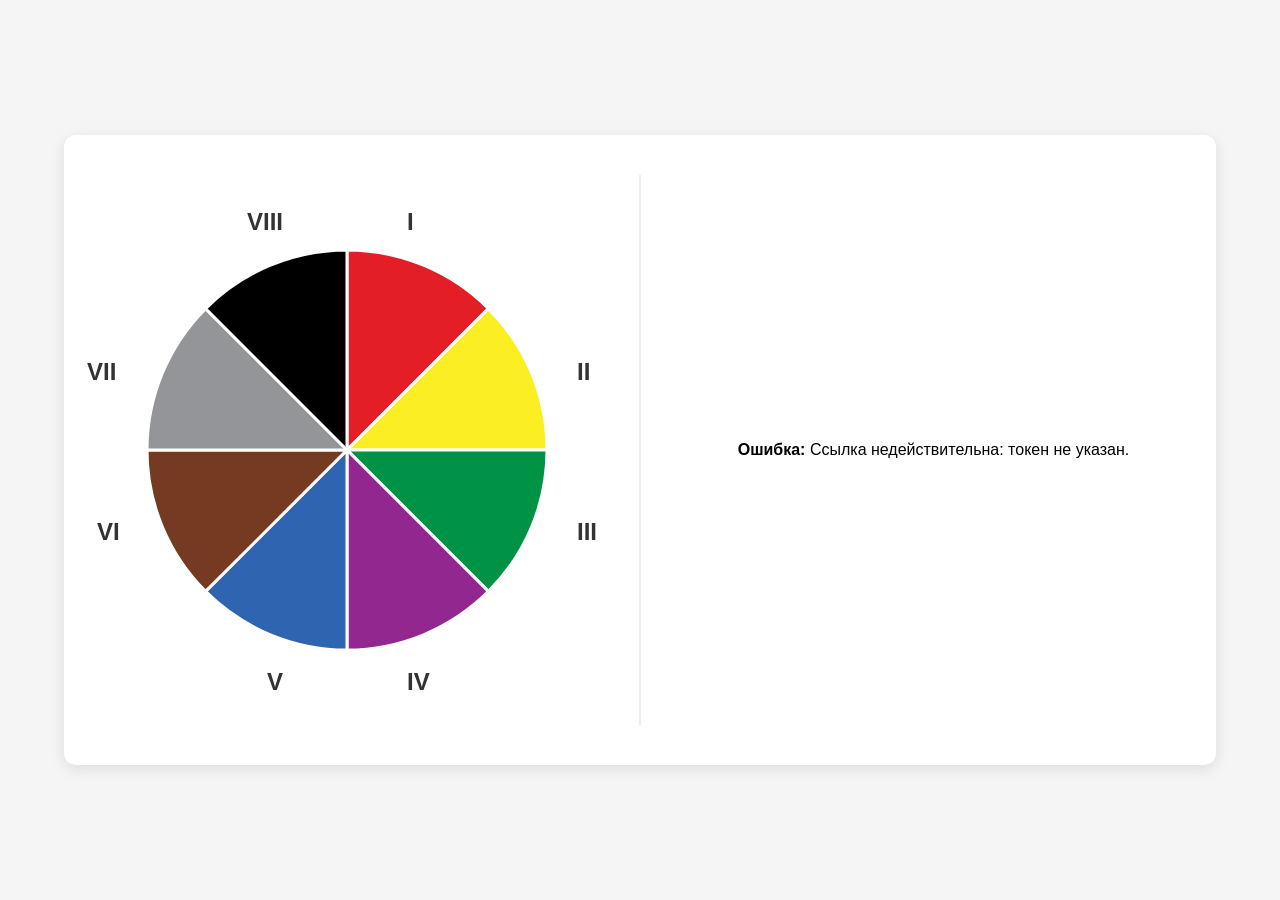
<file: src/main/resources/static/Questionnaire/CPSK/html/index.html>
<!DOCTYPE html>
<html lang="ru">
<head>
    <meta charset="UTF-8">
    <meta name="viewport" content="width=device-width, initial-scale=1.0">
    <title>Интерактивное колесо</title>
    <link rel="stylesheet" href="../css/style.css">
    <script src="../js/startTest.js" type="module"></script>
</head>
<body>

<div class="main-container">
    <div class="circle-wrapper">
        <svg viewBox="0 0 200 200">
            
            <path class="sector" id="sector-1" fill="#e41e26" d="M 100 100 L 100 0 A 100 100 0 0 1 170.71 29.29 Z"
                  data-info="1"/>
            <path class="sector" id="sector-2" fill="#fbee23" d="M 100 100 L 170.71 29.29 A 100 100 0 0 1 200 100 Z"
                  data-info="2"/>
            <path class="sector" id="sector-3" fill="#009245" d="M 100 100 L 200 100 A 100 100 0 0 1 170.71 170.71 Z"
                  data-info="3"/>
            <path class="sector" id="sector-4" fill="#92278f" d="M 100 100 L 170.71 170.71 A 100 100 0 0 1 100 200 Z"
                  data-info="4"/>
            <path class="sector" id="sector-5" fill="#2e64b0" d="M 100 100 L 100 200 A 100 100 0 0 1 29.29 170.71 Z"
                  data-info="5"/>
            <path class="sector" id="sector-6" fill="#753b22" d="M 100 100 L 29.29 170.71 A 100 100 0 0 1 0 100 Z"
                  data-info="6"/>
            <path class="sector" id="sector-7" fill="#939598" d="M 100 100 L 0 100 A 100 100 0 0 1 29.29 29.29 Z"
                  data-info="7"/>
            <path class="sector" id="sector-8" fill="#000000" d="M 100 100 L 29.29 29.29 A 100 100 0 0 1 100 0 Z"
                  data-info="8"/>

            <text x="130" y="-10">I</text>
            <text x="215" y="65">II</text>
            <text x="215" y="145">III</text>
            <text x="130" y="220">IV</text>
            <text x="60" y="220">V</text>
            <text x="-25" y="145">VI</text>
            <text x="-30" y="65">VII</text>
            <text x="50" y="-10">VIII</text>
        </svg>
    </div>

    <div class="image-wrapper" id="image-container">

        <div class="image-placeholder">Нажмите на любой сектор круга, чтобы отобразить изображение</div>
    </div>
</div>

</body>
</html>
</file>
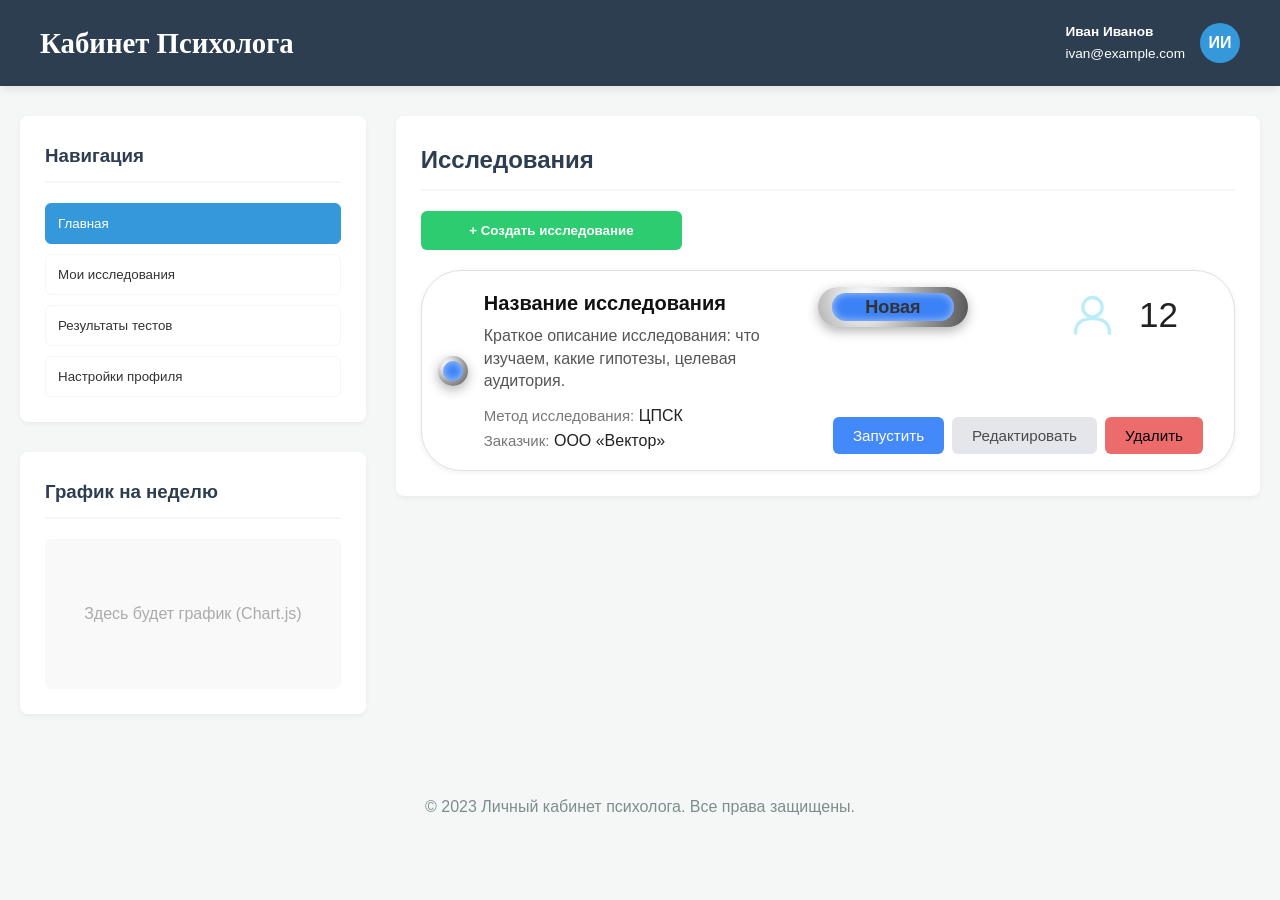
<file: src/main/resources/static/PsychologistRoom/html/PsychologistRoom.html>
<!DOCTYPE html>
<html lang="ru">
<head>
    <meta charset="UTF-8">
    <meta name="viewport" content="width=device-width, initial-scale=1.0">
    <title>Личный кабинет психолога</title>

    <link rel="stylesheet" href="../css/homeStyle.css">
    <link rel="stylesheet" href="../css/researchStyle.css">
    <link rel="stylesheet" href="../css/stepsCreatingResearchStyle.css">
    <link rel="stylesheet" href="../css/reportsResearchStyle.css">
    <script type="module" src="../js/mainResearchAction.js"></script>
</head>


<body>

<header>
    <div class="logo">Кабинет Психолога</div>
    <div class="user-profile">
        <div class="user-info">
            <span class="name" id="name-user-account">Иван Иванов</span>
            <span id="email-user-account">ivan@example.com</span>
        </div>
        <div class="avatar">ИИ</div>
    </div>
</header>


<div class="container">
    <div class="dashboard-grid">

        <aside>
            <div class="card sidebar-section">
                <div class="card-title">
                    <h3>Навигация</h3>
                </div>
                <div class="sidebar-nav">
                    <button class="nav-btn active" data-view="home">Главная</button>
                    <button class="nav-btn" data-view="researchs">Мои исследования</button>
                    <button class="nav-btn" data-view="reports">Результаты тестов</button>
                    <button class="nav-btn" data-view="settings">Настройки профиля</button>
                </div>

            </div>


            <div class="card">
                <div class="card-title">
                    <h3>График на неделю</h3>
                </div>
                <div class="chart-placeholder">
                    Здесь будет график (Chart.js)
                </div>
            </div>
        </aside>

        <main>
            <div class="card">

                <div class="card-title">
                    <h2>Исследования</h2>
                </div>

                <div class="quick-actions">
                    <button id="createResearch" class="action-btn btn-create">+ Создать исследование</button>

                </div>
                <div class="researchs">
                    <div class="container-research-card">

                        <div class="research-card" data-status="new">

                                <span class="status-indicator-border">
                                    <span class="status-indicator status-new"></span>
                                </span>

                            <div class="body-card-research">

                                <div class="card-info">
                                    <h3 class="research-title">Название исследования</h3>
                                    <p class="research-desc">Краткое описание исследования: что изучаем, какие гипотезы,
                                        целевая аудитория.</p>
                                    <div class="meta-row-info">
                                        <span class="label-info">Метод исследования:</span>
                                        <span class="value-info">ЦПСК</span>
                                    </div>
                                    <div class="mmeta-row-info">
                                        <span class="label-info">Заказчик:</span>
                                        <span class="value-info">ООО «Вектор»</span>
                                    </div>
                                </div>


                                <div class="card-footer">
                                    <div class="status-research-card">
                                        <div class="container-status">
                                            <div class="container-status-label-border">
                                                <div class="status-label status-new">

                                                    <p class="status-research">Новая</p>
                                                </div>
                                            </div>

                                        </div>

                                        <div class="meta-row">

                                            <img src="../icon/iconResp.svg" alt="iconResp" class="label">
                                            <span class="value">12</span>
                                        </div>

                                    </div>

                                    <div class="actions-container" data-status="new">

                                        <button class="btn btn-primary">Запустить</button>
                                        <button class="btn btn-secondary">Редактировать</button>
                                        <button class="btn btn-danger">Удалить</button>
                                    </div>
                                </div>
                            </div>

                        </div>


                    </div>

                </div>


            </div>
        </main>

    </div>
</div>

<footer>
    &copy; 2023 Личный кабинет психолога. Все права защищены.
</footer>



<div id="createResearchModal" class="modal-overlay">

    <div class="modal-window">

        <div class="modal-header">
            <h3 id="stepTitle">Информация об исследовании</h3>
            <button type="button" class="close-modal">&times;</button>
        </div>

        <form id="wizardForm">
           

            <div class="step-modal">
                <label>Название исследования
                    <p class="input-error" id="inputErrorTitleResearch"></p>
                    <input type="text" name="title" required class="form-input" id="inputTitleResearch">
                </label>
                <label>Тип исследования
                    <p class="input-error" id="inputErrorTypeResearch"></p>
                    <select name="type" required class="form-input" id="inputTypeResearch">
                        <option value="" selected disabled hidden></option>
                        <option value="CPSK">ЦПСК</option>
                    </select>
                </label>
    
                <label>Заказчик
                    <p class="input-error" id="inputErrorCustomerResearch"></p>
                    <input type="text" name="customer" required class="form-input" id="inputCustomerResearch">
                </label>
            
                <label>Описание
                    <p class="input-error" id="inputErrorDescriptionResearch"></p>
                    <textarea name="description" rows="3" class="form-input" id="inputDescriptionResearch"></textarea>
                </label>
            </div>
          
            <div class="step-modal">
                <label>Название опроса
                    <p class="input-error" id="inputErrorTitleSurvey"></p>
                    <input type="text" name="title" required class="form-input" id="inputTitleSurvey">
                </label>
                <label>Описание опроса
                    <p class="input-error" id="inputErrorDescriptionSurvey"></p>
                    <textarea name="description" rows="3" class="form-input", id="inputDescriptionSurvey" placeholder="Расскажите респондентам о целях проведения опроса"></textarea>
                </label>
                <label>Правила опроса
                    <p class="input-error" id="inputErrorRulesSurvey"></p>
                    <textarea name="survey" required class="form-input", id="inputRulesSurvey" placeholder="Расскажите респондентам о нюансах и правилах прохождения опроса"></textarea>
                </label>
            </div>
            <div class="step-modal">
                <label>Характеристики
                    <p class="input-error" id="inputErrorCharacteristics"></p>
                    <textarea name="characteristics" required class="form-input", id="inputCharacteristics" placeholder="Введите характеристики через запятую. Например: 
«хороший,плохой»
«злой,  добрый , слабый»
«сильный   великий». 
Характеристики будут отображаться в том порядке, в котором их добавили."></textarea>
                </label>
            </div>
             <div class="step-modal" id="step-images">
                
                <label>Объекты
                    <p class="input-error" id="inputErrorItem"></p>
                </label>
                    <div class="form-input drop-zone" id="dropZone">
                            <input type="file" id="fileInput" multiple accept="image/*" style="display: none;">
                            <div class="drop-zone-img" >
                                
                                <img class="icon-file" src="../icon/iconPacket.svg" alt="Иконка файла">
                                <p class="drop-zone-hint">Перетащите файлы сюда или кликните для выбора</p>
                            </div>

                            <div class="preview-container" id="previewContainer"></div>
                    </div>
            </div>

            <div class="step-modal" id="step-images-self">
                
                <label>Объекты
                    <p class="input-error" id="inputErrorItemSelf"></p>
                </label>
                    <div class="form-input drop-zone" id="dropZoneSelf">
                            <input type="file" id="fileInputSelf" multiple accept="image/*" style="display: none;">
                            <div class="drop-zone-img" >
                                
                                <img class="icon-file" src="../icon/iconPacket.svg" alt="Иконка файла">
                                <p class="drop-zone-hint">Перетащите файлы сюда или кликните для выбора</p>
                            </div>

                            <div class="preview-container" id="previewContainerSelf"></div>
                    </div>
                
            </div>



        </form>

        <div class="modal-footer">
            <button id="backBtn" type="button" class="btn btn-secondary">Назад</button>
            <button id="nextBtn" type="button" class="btn btn-primary">Далее</button>
        </div>
    </div>
</div>


</body>
</html>
</file>
<file: src/main/resources/static/Questionnaire/CPSK/css/style.css>
*{
    box-sizing: border-box;
    margin: 0;
    padding: 0;
}

body {
    font-family: Arial, sans-serif;
    display: flex;
    justify-content: center;
    align-items: center;
    min-height: 100vh;
    background-color: #f5f5f5;
}

.sector-color-chip {
    display: inline-block;
    width: 18px;
    height: 18px;
    border-radius: 4px;
    border: 2px solid #fff;
    box-shadow: 0 0 0 1px #ccc;
    vertical-align: middle;
    margin-right: 8px;
}



/* Поле ввода ассоциации — в той же стилистике, что анкета */
.association-input {
    width: 100%;
    max-width: 500px;
    padding: 12px 16px;
    border: 2px solid #e0e0e0;
    border-radius: 10px;
    background-color: #f9f9f9;
    font-size: 1.1rem;
    outline: none;
    transition: border-color 0.2s ease, background-color 0.2s ease;
}

.association-input:focus {
    border-color: #007bff;
    background-color: #ffffff;
}

/* Двухколоночный макет */
.main-container {
    display: flex;
    align-items: center;
    justify-content: center;
    gap: 50px;
    width: 90%;
    max-width: 1500px;
    min-height: 70vh;
    background: white;
    padding: 40px;
    border-radius: 12px;
    box-shadow: 0 4px 15px rgba(0,0,0,0.1);
}

/* Левая часть: Круг */
.circle-wrapper {
    flex: 1;
    display: flex;
    justify-content: center;
    align-items: center;
    position: relative;
}

svg {
    width: 100%;
    max-width: 400px;
    height: auto;
    overflow: visible;
}

/* Стили секторов */
.sector {
    cursor: pointer;
    transition: transform 0.2s ease, opacity 0.2s ease;
    transform-origin: 100px 100px;
    stroke: #fff;
    stroke-width: 1.5px;
}

.sector:hover {
    opacity: 0.85;
    transform: scale(1.03);
}

/* Стили текста римских цифр */
text {
    font-weight: bold;
    font-size: 12px;
    fill: #333;
    user-select: none;
    pointer-events: none; /* Чтобы текст не мешал кликам */
}

/* Правая часть: Изображение */
.image-wrapper {
    display: flex;
    flex-direction: column;
    justify-content: center; 
    align-items: center;     
    flex: 1;
    align-self: stretch;
    
    box-sizing: border-box;
    padding-left: 50px;
    border-left: 2px solid #eee;
}

.display-image {
    max-width: 100%;
    max-height: 350px;
    object-fit: contain;
    border-radius: 8px;
    transition: opacity 0.3s ease;
    box-shadow: 0 2px 10px rgba(0,0,0,0.05);
  
}

.image-placeholder {
    color: #888;
    font-size: 1.1rem;
    text-align: center;
}

/* Стили анкеты */
/* Контейнер формы */
.start-form-wrapper {
    display: flex;
    flex-direction: column;
    justify-content: center;   
    align-items: center;     
    gap: 20px;
    width: 100%;
    height: 100%; 
    margin: 0; 
    padding: 30px;
    background-color: #ffffff;
    border-radius: 16px;
    box-sizing: border-box;
    font-family: sans-serif;
}

/* Заголовок анкеты */
.start-form-wrapper h3 {
    margin: 0 0 10px 0;
    text-align: center;
    color: #333333;
    font-size: 1.5rem;
}

/* Поля ввода и обертки */
.form-field {
    display: flex;
    flex-direction: column;
    gap: 8px;
    width: 100%;
}

.form-field span {
    font-weight: 500;
    color: #555555;
    font-size: 0.95rem;
}

/* Стили для input и select */
.start-form-wrapper input[type="number"],
.start-form-wrapper select {
    width: 100%;
    padding: 12px 16px;
    border: 2px solid #e0e0e0;
    border-radius: 10px;
    background-color: #f9f9f9;
    font-size: 1rem;
    color: #333333;
    box-sizing: border-box;
    outline: none;
    transition: border-color 0.2s ease, background-color 0.2s ease;
}

/* Эффект при клике на поле (фокус) */
.start-form-wrapper input[type="number"]:focus,
.start-form-wrapper select:focus {
    border-color: #007bff;
    background-color: #ffffff;
}

/* Кнопка */
#btn-start-test, #btn-begin-questions{
    width: 40%;
    padding: 14px;
    margin: auto auto 0; 
    background-color: #007bff;
    color: white;
    border: none;
    border-radius: 10px;
    font-size: 1rem;
    font-weight: bold;
    cursor: pointer;
    transition: background-color 0.2s ease, transform 0.1s ease;
}

/* Эффекты для кнопки */
#btn-start-test:hover {
    background-color: #0056b3; /* Затемнение при наведении */
}

#btn-start-test:active {
    transform: scale(0.98); /* Легкий эффект нажатия */
}

/* Главный контейнер для экрана правил (теперь занимает 100% пространства родителя) */
.test-container {
    display: flex;
    flex-direction: column;
    justify-content: center; 
    align-items: center;
    gap: 24px;
    width: 100%;
    height: 100%;
    margin: 0; /* Убрали авто-отступы, чтобы заполнить весь контейнер */
    padding: 30px;
    background-color: #ffffff;
    border-radius: 16px; /* Мягкие дружелюбные округлые углы */
    box-sizing: border-box;
    font-family: system-ui, -apple-system, BlinkMacSystemFont, "Segoe UI", Roboto, sans-serif;
}

.test-progress {
    font-size: 0.9rem;
    font-weight: 700;
    color: #007bff; /* Акцентный синий цвет */
    text-transform: uppercase;
    letter-spacing: 1.5px;
    margin-bottom: -10px; /* Сближает счетчик с основным вопросом */
}

/* Заголовок теста */
.test-title {
    font-size: 1.6rem;
    font-weight: 700;
    text-align: center;
    color: #111111;
    margin: 0;
    line-height: 1.3;
}

/* Описание теста */
.test-description {
    font-size: 1.5rem;
    line-height: 1.6;
    color: #555555;
    text-align: center;
    margin: 0;
}

/* Блок с правилами (выделенная карточка с мягким цветным акцентом) */
.test-rules {
    box-sizing: border-box;
    flex-grow: 1;
    width: 100%;
    padding: 20px 24px;
    
    border-radius: 12px;
    font-size: 2rem;
    color: #4a5568;
}

/* Заголовок правил внутри карточки */
.test-rules h4 {
    font-size: 1.1rem;
    font-weight: 600;
    color: #0056b3;
    margin: 0 0 10px 0;
}

/* Текст самих правил */
.test-rules p {
    font-size: 0.95rem;
    line-height: 1.5;
    color: #333333;
    margin: 0;
    white-space: pre-line; /* Сохраняет переносы строк из базы данных */
}


.btn-primary {
    width: 100%;
    padding: 14px 20px;
    background-color: #007bff;
    color: #ffffff;
    border: none;
    border-radius: 10px; /* Дружелюбное скругление кнопки без острых углов */
    font-size: 1rem;
    font-weight: 700;
    cursor: pointer;
    box-sizing: border-box;
    margin-top: auto; /* Прижимает кнопку к самому низу контейнера */
    transition: background-color 0.2s ease, transform 0.1s ease, box-shadow 0.2s ease;
}

/* Эффекты при наведении на кнопку */
.btn-primary:hover {
    background-color: #0056b3;
    box-shadow: 0 4px 12px rgba(0, 123, 255, 0.2);
}

/* Эффект нажатия (микро-утапливание кнопки) */
.btn-primary:active {
    transform: scale(0.98);
}

.test-question-text {
    box-sizing: border-box;
    max-width: 90%;
    word-wrap: break-word;
    
    font-family: "Times New Roman", Times, Georgia, serif;
    font-size: 3rem;
    font-weight: 700;
    line-height: 1.3;
    color: #1a1a1a;
    text-align: center;
    
    animation: fadeInQuestion 0.4s ease;
}

/* Вспомогательная подсказка внизу (например: "Выберите подходящий сектор...") */
.test-instruction-hint {
    font-size: 1.05rem;
    color: #6c757d;         /* Мягкий серый цвет */
    text-align: center;
    font-style: italic;
}

/* Плавная анимация смены текста для дружелюбного интерфейса */
@keyframes fadeInQuestion {
    from {
        opacity: 0;
        transform: translateY(10px);
    }
    to {
        opacity: 1;
        transform: translateY(0);
    }
}

/* Контейнер для картинки и вопроса */
.image-question-wrapper {
    display: flex;
    flex-grow: 0;        /* Запрещает блоку увеличиваться и занимать лишнее место */
    flex-shrink: 1;      /* Разрешает блоку сужаться, если экран станет слишком маленьким (для адаптивности) */
    
    box-sizing: border-box;
    width: 100%;         /* Пытается занять всю ширину, но... */
    max-width: 500px;    /* ...строго ограничивается этим жестким лимитом (задайте свои пиксели) */
    overflow: hidden; 
    border-radius: 12px; 
    box-shadow: 0 4px 12px rgba(0,0,0,0.1);
}

.image-question-wrapper img {
    display: block;
    width: 100%;
    height: 100%;

    
    object-fit: cover; /* Заполняет всю площадь, сохраняя пропорции (как background-size: cover) */
    object-position: center; /* Центрирует изображение при обрезке лишних краев */
}

/* Мобильные экраны (до 480px) */
@media (max-width: 480px) {
    body {
        padding: 10px;
        min-height: 100vh;
    }

    /* Столбик вместо двух колонок */
    .main-container {
        flex-direction: column;
        gap: 24px;
        width: 100%;
        padding: 20px 14px;
        border-radius: 10px;
    }

    /* Разделительную линию между колонками убираем,
       вместо неё — отступ сверху */
    .image-wrapper {
        padding-left: 0;
        border-left: none;
        border-top: 2px solid #eee;
        padding-top: 20px;
    }

    /* Круг занимает всю ширину */
    svg {
        max-width: 280px;
    }

    /* Картинка не обрезается по высоте */
    .display-image {
        max-height: 220px;
    }

    /* Анкета и правила — компактнее */
    .start-form-wrapper,
    .test-container {
        padding: 20px 14px;
        gap: 14px;
    }

    .start-form-wrapper h3 {
        font-size: 1.15rem;
    }

    .test-title {
        font-size: 1.2rem;
    }

    .test-description {
        font-size: 0.95rem;
    }

    .test-rules {
        padding: 14px 16px;
        font-size: 0.9rem;
    }

    /* Главный вопрос: 3rem на телефоне не влезает */
    .test-question-text {
        max-width: 100%;
        font-size: 1.5rem;
    }

    .test-instruction-hint {
        font-size: 0.85rem;
    }

    .test-progress {
        font-size: 0.75rem;
        letter-spacing: 1px;
    }

    /* Кнопки — во всю ширину, удобнее попадать пальцем */
    #btn-start-test,
    #btn-begin-questions,
    .btn-primary {
        width: 100%;
        padding: 14px;
        font-size: 0.95rem;
    }
}

.sector {
    -webkit-tap-highlight-color: transparent;
    user-select: none;           /* запрет выделения текста и элементов */
    -webkit-user-select: none;   /* Safari */
    -moz-user-select: none;      /* старый Firefox */
    -ms-user-select: none;       /* старый IE/Edge */
    -webkit-touch-callout: none; /* убирает системное меню «Копировать» при долгом тапе на iOS */
    touch-action: manipulation;  /* убирает задержку двойного тапа и зум по двойному тапу */
}
</file>
<file: src/main/resources/static/PsychologistRoom/css/homeStyle.css>
/* ============================================================
 * homeStyle.css — вью «Главная» кабинета психолога.
 * ============================================================ */

/* ---------- Hero-блок ---------- */
.hero-card {
    background: linear-gradient(120deg, var(--primary) 0%, #4a6741 90%);
    color: #fff;
    border-radius: 12px;
    padding: 34px 30px;
    margin-bottom: 22px;
    box-shadow: 0 4px 14px rgba(0, 0, 0, 0.12);
}

.hero-text h2 {
    margin: 0 0 8px;
    font-size: 26px;
    font-weight: 700;
}

.hero-text p {
    margin: 0 0 18px;
    font-size: 15px;
    opacity: .9;
    max-width: 560px;
}

.hero-actions {
    display: flex;
    gap: 12px;
    flex-wrap: wrap;
}

.hero-actions .btn-secondary {
    background: rgba(255, 255, 255, 0.15);
    color: #fff;
    border: 1px solid rgba(255, 255, 255, 0.4);
}

.hero-actions .btn-secondary:hover {
    background: rgba(255, 255, 255, 0.25);
}

/* ---------- Сводка: четыре цифры ---------- */
.summary-grid {
    display: grid;
    grid-template-columns: repeat(4, 1fr);
    gap: 16px;
    margin-bottom: 22px;
}

.summary-card {
    background: var(--card-bg);
    border: 1px solid #e0e0e0;
    border-radius: 10px;
    padding: 18px 20px;
    display: flex;
    flex-direction: column;
    gap: 4px;
    box-shadow: 0 2px 5px rgba(0, 0, 0, 0.05);
}

.summary-card .num {
    font-size: 30px;
    font-weight: 700;
    color: var(--primary);
    line-height: 1.1;
}

.summary-card .cap {
    font-size: 13px;
    color: var(--text-muted);
}

/* ---------- Две колонки ---------- */
.home-columns {
    display: grid;
    grid-template-columns: 2fr 1fr;
    gap: 22px;
    align-items: start;
}

.home-col-main,
.home-col-side {
    display: flex;
    flex-direction: column;
}

/* ---------- Активность ---------- */
.activity-list {
    display: flex;
    flex-direction: column;
}

.activity-row {
    display: flex;
    align-items: center;
    justify-content: space-between;
    gap: 14px;
    padding: 12px 6px;
    border-bottom: 1px solid #f0f0f0;
    cursor: pointer;
    transition: background 0.15s;
    border-radius: 6px;
}

.activity-row:last-child {
    border-bottom: none;
}

.activity-row:hover {
    background: var(--bg-light);
}

.activity-main {
    display: flex;
    flex-direction: column;
    gap: 2px;
    min-width: 0;
}

.activity-name {
    font-weight: 600;
    color: var(--text-main);
    white-space: nowrap;
    overflow: hidden;
    text-overflow: ellipsis;
}

.activity-status {
    font-size: 12px;
    color: var(--text-muted);
}

.activity-count {
    font-size: 14px;
    color: var(--text-muted);
    white-space: nowrap;
}

/* ---------- Статьи ---------- */
.articles-list {
    display: flex;
    flex-direction: column;
    gap: 14px;
}

.article-row {
    display: flex;
    gap: 12px;
    align-items: flex-start;
    padding: 12px;
    background: #fafbfc;
    border: 1px solid #e0e0e0;
    border-radius: 10px;
}

.article-tag {
    flex-shrink: 0;
    font-size: 11px;
    font-weight: 600;
    letter-spacing: .05em;
    text-transform: uppercase;
    color: var(--accent);
    background: #e8f4fd;
    padding: 4px 10px;
    border-radius: 20px;
}

.article-title {
    display: block;
    font-weight: 600;
    font-size: 15px;
    color: var(--text-main);
    margin-bottom: 4px;
}

.article-text {
    font-size: 13px;
    color: var(--text-muted);
    line-height: 1.5;
    margin: 0;
}

/* ---------- Подсказка дня ---------- */
.tip-text {
    font-size: 15px;
    line-height: 1.6;
    color: var(--text-main);
}

/* ---------- Недавние исследования ---------- */
.recent-list {
    display: flex;
    flex-direction: column;
    gap: 8px;
}

.recent-row {
    padding: 10px 12px;
    border: 1px solid #e0e0e0;
    border-radius: 8px;
    font-size: 14px;
    cursor: pointer;
    transition: background 0.15s, transform 0.15s;
}

.recent-row:hover {
    background: var(--bg-light);
    transform: translateX(3px);
}

.recent-all {
    margin-top: 6px;
    width: 100%;
}

/* ---------- Общее ---------- */
.muted {
    color: var(--text-muted);
    font-size: 14px;
    margin: 4px 0;
}

@media (max-width: 1100px) {
    .summary-grid {
        grid-template-columns: repeat(2, 1fr);
    }
    .home-columns {
        grid-template-columns: 1fr;
    }
}
</file>
<file: src/main/resources/static/PsychologistRoom/css/researchStyle.css>
:root {
    --primary: #2c3e50;
    --accent: #3498db;
    --bg-light: #f4f7f6;
    --card-bg: #ffffff;
    --text-main: #333;
    --text-muted: #7f8c8d;
    --success: #2ecc71;
    --warning: #f39c12;
    --danger: #e74c3c;
}

* {
    box-sizing: border-box;
    margin: 0;
    padding: 0;
}

body {
    font-family: 'Segoe UI', Tahoma, Geneva, Verdana, sans-serif;
    background-color: var(--bg-light);
    color: var(--text-main);
    line-height: 1.6;
}

header {
    background-color: var(--primary);
    color: white;
    padding: 20px 40px;
    display: flex;
    justify-content: space-between;
    align-items: center;
    box-shadow: 0 2px 10px rgba(0, 0, 0, 0.1);
}

.logo {
    font-family: 'Pacifico';
    font-weight: bold;
    font-size: 1.8rem;
    color: white;
}

.user-profile {
    display: flex;
    align-items: center;
    gap: 15px;
}

.avatar {
    width: 40px;
    height: 40px;
    background: var(--accent);
    color: white;
    border-radius: 50%;
    display: flex;
    align-items: center;
    justify-content: center;
    font-weight: bold;
    font-size: 1rem;
}

.user-info span {
    display: block;
    font-size: 0.85rem;
}

.user-info .name {
    font-weight: 600;
    color: white;
}

.container {
    max-width: 1400px;
    margin: 30px auto;
    padding: 0 20px;
}

.dashboard-grid {
    display: grid;
    grid-template-columns: 1fr 2.5fr;
    gap: 30px;
}

@media (max-width: 900px) {
    .dashboard-grid {
        grid-template-columns: 1fr;
    }
}

/*навигация слева*/
.card-title {
    margin-bottom: 20px;
    padding-bottom: 10px;
    border-bottom: 2px solid var(--bg-light);
    color: var(--primary);
    display: flex;
    justify-content: space-between;
    align-items: center;
}






/*КАРТОЧКА ИССЛЕДОВАНИЯ*/
.card {
    background: var(--card-bg);
    border-radius: 8px;
    padding: 25px;
    box-shadow: 0 2px 5px rgba(0, 0, 0, 0.05);
    margin-bottom: 20px;
}

.researchs {
    display: flex;
    flex-wrap: wrap;
    flex-direction: column;
    gap: 8px;
}

.container-research-card {
    display: flex;
    flex-wrap: wrap;
    flex-direction: column;
    row-gap: 10px ;
}

.research-card {
    display: flex;
    flex-direction: row;
    align-items: center;
    gap: 16px;
    width: 100%;
    border-radius: 40px;
    border: 1px solid #e0e0e0;
    background: #fff;
    padding: 16px;
    box-shadow: 0 2px 6px rgba(0, 0, 0, 0.06);
    transition: transform 0.2s ease, box-shadow 0.2s ease;
}


.research-card:hover {
    transform: translateY(-4px);
    box-shadow: 0 8px 16px rgba(0, 0, 0, 0.12);
}

.research-card-header {
    display: flex;
    align-items: flex-start;
    gap: 16px;
    margin-bottom: 14px;
}


/*индикатор в карточке*/
.status-indicator-border {
  width: 30px;
  height: 30px;
  border-radius: 50%;
  display: flex;                
  align-items: center;         
  justify-content: center;      
  flex-shrink: 0;
 

  
  background: radial-gradient(
    circle at 30% 30%,
    #ffffff 0%,
    #dcdcdc 25%,
    #a0a0a0 55%,
    #555555 100%
  );
  box-shadow: 0 4px 12px rgba(0, 0, 0, 0.3);
}

.status-indicator {
  width: 20px;                  
  height: 20px;
  border-radius: 50%;
  display: block;              

  background: #e0e0e0;
  box-shadow: inset 0 0 8px rgba(255, 255, 255, 0.6);
}

/*НАПОЛНЯЕМОСТЬ КАРТОЧКИ*/
.body-card-research {
    display: flex;
    flex-direction: row;
    gap: 20px;

}


.meta-row {
    display: flex;
    align-items: center;
    gap: 8px;
}

.card-footer {
    display: flex;
    flex-direction: column;
    justify-content: space-between;
    
}

.research-title {
    margin: 0 0 6px 0;
    font-size: 20px;
    font-weight: 600;
    color: #111;
}

.research-desc {
    margin:  0 0 10px 0;
    font-size: 16px;
    color: #555;
    line-height: 1.4;
}

.label-info {
    font-size: 15px;
    color: #777;
    white-space: nowrap;
}

.value-info {
    font-size: 16px;
    font-weight: 500;
    color: #222;
}

.label {
    width: 35pt;
    height: 35pt;
    opacity: 0.6;
    color: #777;
    white-space: nowrap;
}

.value {
    margin: 0 25px 0 15px;
    font-size: 35px;
    font-weight: 500;
    color: #222;
}

.actions-container {
    display: flex;
    margin: 0 15px 0 15px;
    gap: 8px;
}

.btn.btn {
    padding: 10px 20px;
    border: none;
    border-radius: 6px;
    font-size: 0.95rem;
    font-weight: 500;
    cursor: pointer;
    transition: background 0.2s ease, transform 0.1s ease;
}

.btn:hover {
    
    transform: translateY(-2px);
    box-shadow: 0 6px 12px rgba(0, 0, 0, 0.15), 
              inset 0 1px 0 rgba(255, 255, 255, 0.3);
    filter: brightness(1.1);
}

.btn:active {
    transform: translateY(1px);
    box-shadow: 0 2px 4px rgba(0, 0, 0, 0.1), 
              inset 0 2px 4px rgba(0, 0, 0, 0.2);
    filter: brightness(0.95);
}

.btn:focus-visible {
    outline: 3px solid #90e0ef;
    outline-offset: 2px;
}

.btn-primary {
    background-color: #4389fa !important;
    color: white;
}

.btn-danger {
    background-color: #eb6363f1;
    
}

.container-status-label-border{

    height: 40px;
    width: 150px;
   
    border-radius: 20px;
    display: inline-flex;           
    align-items: center;         
    justify-content: center;      
    flex-shrink: 0;
    padding: 0 14px; 
    
    background: radial-gradient(
        circle at 30% 30%,
        #ffffff 0%,
        #dcdcdc 25%,
        #a0a0a0 55%,
        #555555 100%
    );
    box-shadow: 0 4px 12px rgba(0, 0, 0, 0.3);
}
   
.status-label  {
      
    height: 28px;
    width: 130px;
    border-radius: 16px;
    display: flex;                
    align-items: center;
    justify-content: center;
    
    padding: 0 10px;

    font-family: sans-serif;
    font-size: 13px;
    font-weight: bold;
    color: #333333;

    background: #e0e0e0;
    box-shadow: inset 0 0 8px rgba(255, 255, 255, 0.6);
 
}

.status-research-card {
    display: flex;
    justify-content: space-between;
    margin: 0 15px 0 0;
}

.status-research {
    font-size: large;
}









/* --- Sidebar / Navigation --- */
.sidebar-nav {
    display: flex;
    flex-direction: column;
    gap: 10px;
}

.nav-btn {
    background: transparent;
    border: 1px solid var(--bg-light);
    padding: 12px;
    text-align: left;
    color: var(--text-main);
    cursor: pointer;
    border-radius: 6px;
    transition: all 0.2s;
}

.nav-btn:hover, .nav-btn.active {
    background: var(--accent);
    color: white;
    border-color: var(--accent);
}

/* --- Projects List (Main Content) --- */
.project-row {
    display: flex;
    justify-content: space-between;
    align-items: center;
    padding: 15px 0;
    border-bottom: 1px solid #eee;
}

.project-row:last-child {
    border-bottom: none;
}

.project-info h4 {
    margin-bottom: 5px;
    color: var(--primary);
}

.project-meta {
    font-size: 0.85rem;
    color: var(--text-muted);
}

.progress-bar-bg {
    width: 200px;
    height: 8px;
    background: #eee;
    border-radius: 4px;
    overflow: hidden;
    margin-top: 8px;
}

.progress-fill {
    height: 100%;
    background: var(--accent);
    width: 75%;
}

/* --- Status Buttons (Custom style to match theme) --- */
.status-controls {
    display: flex;
    gap: 8px;
}

.status-btn {
    padding: 6px 12px;
    border: 1px solid var(--bg-light);
    background: white;
    color: var(--text-muted);
    border-radius: 20px;
    font-size: 0.75rem;
    font-weight: 600;
    cursor: pointer;
    transition: all 0.2s;
}

.status-btn.active {
    background: var(--primary);
    color: white;
    border-color: var(--primary);
}

.status-btn:hover:not(.active) {
    background: var(--bg-light);
}

/* --- Quick Actions --- */
.quick-actions {
    display: grid;
    grid-template-columns: repeat(3, 1fr);
    gap: 15px;
    margin-bottom: 20px;
}

.action-btn {
    padding: 12px;
    border: none;
    border-radius: 6px;
    cursor: pointer;
    color: white;
    font-weight: 600;
    transition: transform 0.2s, box-shadow 0.2s;
}

.btn-create {
    background: var(--success);
}

.btn-import {
    background: var(--warning);
    color: #333;
}

.btn-report {
    background: var(--danger);
}

.action-btn:hover {
    transform: translateY(-2px);
    box-shadow: 0 4px 8px rgba(0, 0, 0, 0.1);
}

/* --- Table (Optional section) --- */
table {
    width: 100%;
    border-collapse: collapse;
    margin-top: 10px;
}

th, td {
    text-align: left;
    padding: 12px;
    border-bottom: 1px solid #ddd;
}

th {
    background-color: var(--bg-light);
    color: var(--text-muted);
    font-weight: 600;
    font-size: 0.85rem;
}

.status-badge {
    padding: 4px 8px;
    border-radius: 12px;
    font-size: 0.75rem;
    font-weight: bold;
}

.status-active {
    background: #e8f4fd;
    color: var(--accent);
}

.status-draft {
    background: #fff3cd;
    color: var(--warning);
}

/* --- Sidebar Widgets --- */
.sidebar-section {
    margin-bottom: 30px;
}

.list-item {
    padding: 10px 0;
    border-bottom: 1px solid #f0f0f0;
}

.chart-placeholder {
    height: 150px;
    background: #f9f9f9;
    border-radius: 6px;
    display: flex;
    align-items: center;
    justify-content: center;
    color: #aaa;
    margin-top: 10px;
}

footer {
    text-align: center;
    padding: 20px;
    color: var(--text-muted);
    margin-top: 40px;
}







.status-new {
    background-color: #3b82f6 ;
}


.status-in-progress {
    background-color: #10b981;
}


.status-paused {
    background-color: #f59e0b;
}


.status-completed {
    background-color: #8b5cf6;
}


.status-draft {
    background-color: #9ca3af;
}


.card-meta {
    display: flex;
    flex-direction: column;
    gap: 8px;
    margin-left: auto;
    min-width: 160px;
    text-align: right;
}



/* --- Публичная ссылка на карточке (RUNNING) --- */
.public-link-block {
    display: flex;
    align-items: center;
    gap: 10px;
    flex-wrap: wrap;
    margin: 12px 0;
    padding: 10px 16px;

    background: var(--bg-light);
    border: 1px solid #e0e0e0;
    border-radius: 20px;
    font-size: 13px;
}

.public-link-label {
    color: var(--text-muted);
    white-space: nowrap;
}

.public-link {
    color: var(--accent);
    text-decoration: none;
    word-break: break-all;
    font-weight: 500;
}

.public-link:hover {
    text-decoration: underline;
}

.btn-copy-link {
    margin-left: auto;          /* прижимаем кнопку вправо, как value-info в карточке */
    padding: 6px 16px;
    border: 1px solid var(--accent);
    border-radius: 14px;
    background: white;
    color: var(--accent);
    font-size: 12px;
    font-weight: 600;
    cursor: pointer;
    transition: all 0.2s;
    white-space: nowrap;
}

.btn-copy-link:hover {
    background: var(--accent);
    color: white;
    transform: translateY(-1px);
    box-shadow: 0 3px 8px rgba(0, 0, 0, 0.12);
}

.btn-copy-link:active {
    transform: translateY(1px);
}
</file>
<file: src/main/resources/static/PsychologistRoom/css/stepsCreatingResearchStyle.css>
.modal-overlay {
  display: none; /* Окно полностью скрыто */
  position: fixed;
  top: 0; left: 0; right: 0; bottom: 0;
  background: rgba(0, 0, 0, 0.5); 
  backdrop-filter: blur(4px); 
  justify-content: center;
  align-items: center;
  z-index: 1000;
  padding: 16px;
}


.modal-overlay.active {
  display: flex;
}


.modal-window {
  background: #ffffff;
  width: 100%;
  max-width: 550px; 
  border-radius: 12px;
  box-shadow: 0 10px 25px rgba(0, 0, 0, 0.15);
  display: flex;
  flex-direction: column;
  overflow: hidden; 
  animation: modalFadeIn 0.3s ease; 
  max-height: 90vh;
}


@keyframes modalFadeIn {
  from { opacity: 0; transform: translateY(-20px); }
  to { opacity: 1; transform: translateY(0); }
}


.modal-header {
  display: flex;
  justify-content: space-between;
  align-items: center;
  padding: 20px 24px;
  border-bottom: 1px solid #eaeaea;
}

.modal-header h3 {
  margin: 0;
  font-size: 1.25rem;
  color: #1a1a1a;
  font-weight: 600;
}

.close-modal {
  background: none;
  border: none;
  font-size: 28px;
  line-height: 1;
  color: #999;
  cursor: pointer;
  transition: color 0.2s ease;
  padding: 0;
}

.close-modal:hover {
  color: #333;
}

#wizardForm {
  padding: 24px;
  overflow-y: auto;
  flex-grow: 1;
}

.modal-footer {
  display: flex;
  gap: 12px;
  justify-content: flex-end;
  padding: 16px 24px;
  background: #f9f9f9;
  border-top: 1px solid #eaeaea;
}


.step-modal  {
  display: none !important; 
  flex-direction: column;
  gap: 16px; 
}



.step-modal.active {
  display: flex !important;
}


#wizardForm label {
  display: flex;
  flex-direction: column;
  gap: 6px;
  font-size: 0.9rem;
  color: #4a4a4a;
  font-weight: 500;
}


.form-input {
  padding: 10px 14px;
  border: 1px solid #ccc;
  border-radius: 6px;
  width: 100%;
  font-size: 0.95rem;
  color: #333;
  background-color: #fff;
  box-sizing: border-box; 
  transition: border-color 0.2s ease, box-shadow 0.2s ease;
}


.form-input:focus {
  outline: none;
  border-color: #272b30;
  box-shadow: 0 0 0 3px rgba(0, 123, 255, 0.15);
}


textarea.form-input {
  resize: vertical;
  min-height: 180px;
}


.btn-primary { background: #007bff; color: #fff; }
.btn-primary:hover { background: #0069d9; }

.btn-secondary { background: #e4e6eb; color: #4b4b4b; }
.btn-secondary:hover { background: #d8dadf; }


.modal-footer button:active {
  transform: scale(0.98);
}



/* Эффект, когда файл перетащили НАД зоной */
#dropZone.dragover,
#dropZoneSelf.dragover{
 
  background: rgba(97, 96, 96, 0.15);
  border-color: rgba(131, 129, 129, 0.15);; 
 
}

#dropZone,
#dropZoneSelf{
  display: flex;
  flex-direction: column; 
  justify-content: center;
  align-items: center;
  min-height: 250px; 
  padding: 20px;
  cursor: pointer;
  box-sizing: border-box;
  transition: min-height 0.25s ease, padding 0.25s ease; 
}

.drop-zone-img{
    display: flex;
    flex-direction: column;
    justify-content: center;
    align-items: center;
    gap: 8px;
}

.icon-file{

  display: flex;
  justify-self: center;
  align-self: center;
}

.drop-zone-hint {
  margin-top: 10px;
  font-size: 1rem;
  color: rgba(131, 129, 129, 0.5);
  margin: 0;
  text-align: center;
  transition: color 0.2s ease;
}

#dropZone.has-files,
#dropZoneSelf.has-files {
  min-height: 0 !important; 
  padding: 12px;           
  
  display: flex;
  flex-direction: column;  
  align-items: stretch;    
  justify-content: flex-start;
}

#dropZone.has-files .drop-zone-img,
#dropZoneSelf.has-files .drop-zone-img {
  flex-direction: row;     
  justify-content: center; 
  margin-bottom: 12px;     
}

#dropZone.has-files .icon-file
#dropZoneSelf.has-files .icon-file {
  width: 32px;
  height: 32px;
}

#dropZone.has-files .drop-zone-hint
#dropZoneSelf.has-files .drop-zone-hint {
  display: none !important;
}

/* Сетка для отображения загруженных картинок (превью) */
.preview-container {
  display: grid;
  grid-template-columns: repeat(auto-fill, minmax(80px, 1fr));
  width: 100%;
  gap: 8px;
  margin-top: 16px;
}

.preview-container:empty {
  display: none !important;
  margin-top: 0 !important;
}

/* Карточка одной маленькой картинки */
.preview-item {
  
  position: relative;
  aspect-ratio: 1 / 1; /* Квадратная форма */
  border-radius: 6px;
  overflow: hidden;
  border: 1px solid #ddd;
}

.preview-item img {
  width: 100%;
  height: 100%;
  object-fit: cover; /* Чтобы картинка не растягивалась уродливо */
}

/* Кнопка удаления (крестик на картинке) */
.remove-img-btn {
  position: absolute;
  top: 2px;
  right: 2px;
  background: rgba(136, 137, 145, 0.699);
  color: #fff;
  border: none;
  border-radius: 50%;
  width: 18px !important;
  height: 18px !important;
  font-size: 12px;
  cursor: pointer;
  display: flex;
  align-items: center;
  justify-content: center;
  line-height: 1;
  padding: 0;
  transition: background 0.2s;
}

.fileInput {
  display: none;
}
.remove-img-btn:hover {
  background: rgba(133, 15, 15, 0.432);
}

.btn-success {
    background-color: #28a745 !important; 
    border-color: #28a745 !important;
    color: #fff !important;
}


.btn-success:hover {
    background-color: #218838 !important;
    border-color: #1e7e34 !important;
}


/* стили для сообщения об ошибке */
.input-error {
  color: #d32f2f;               
  font-size: 0.75rem;   
  font-style: italic;       
  line-height: 1.3;  
  border-radius: 4px;
  display: none;                
  box-sizing: border-box;
  word-break: break-word;       
}


.input-error.visible,
.input-error.show {
  display: block;
  animation: fadeIn 0.2s ease-out;
}


.form-input.error {
  border-color: #d32f2f !important; 
  box-shadow: 0 0 0 4px rgba(211, 47, 47, 0.15) !important; 
  outline: none;
}

.form-input.success {
  border-color: #2e7d32 !important;
  box-shadow: 0 0 0 4px rgba(46, 125, 50, 0.15) !important;
  outline: none;
}


@keyframes fadeIn {
  from { opacity: 0; transform: translateY(-2px); }
  to { opacity: 1; transform: translateY(0); }
}
</file>
<file: src/main/resources/static/PsychologistRoom/css/reportsResearchStyle.css>
/* ============================================================
 * Отчёт по результатам (ЦПСК) — стили вью внутри кабинета.
 * Цвета темы берём из переменных кабинета (--primary, --accent,
 * --bg-light, --card-bg...), палитра секторов ЦПСК — предметная,
 * от темы не зависит.
 * ============================================================ */

/* ---------- Селектор объекта ---------- */
.object-picker {
    background: var(--card-bg);
    border: 1px solid #e0e0e0;
    border-radius: 8px;
    padding: 16px 20px;
    margin-bottom: 20px;
    display: flex; align-items: center; gap: 16px; flex-wrap: wrap;
}
.picker-mode { display: flex; gap: 8px; }
.picker-mode button {
    padding: 8px 16px; border-radius: 6px; border: 1px solid #e0e0e0;
    background: #fff; cursor: pointer; font-size: 14px; color: var(--text-main);
    transition: all .2s;
}
.picker-mode button.active { background: var(--accent); border-color: var(--accent); color: #fff; }
.object-picker label { font-size: 14px; color: var(--text-muted); }
.object-picker select {
    padding: 9px 14px; border: 1px solid #e0e0e0; border-radius: 6px;
    font-size: 14px; background: #fff; min-width: 280px; color: var(--text-main);
}
.btn-make-report {
    padding: 9px 18px; border: none; border-radius: 6px; cursor: pointer;
    font-size: 14px; font-weight: 500; color: #fff;
    background: var(--accent); transition: all .2s;
}
.btn-make-report:hover { transform: translateY(-1px); box-shadow: 0 4px 10px rgba(0,0,0,.12); filter: brightness(1.08); }
.btn-make-report:disabled { opacity: .6; cursor: default; transform: none; }
.respondents-note { margin-left: auto; font-size: 14px; color: var(--text-muted); }
.respondents-note b { color: var(--text-main); }
.report-error {
    display: none; margin-bottom: 16px; padding: 10px 16px;
    border-radius: 6px; background: #fdecea; color: var(--danger); font-size: 14px;
}
.report-error.show { display: block; }

/* ---------- Основная сетка ---------- */
.main-grid {
    display: grid; grid-template-columns: 380px 1fr; gap: 20px;
    margin-bottom: 20px; align-items: start;
}
.panel {
    background: var(--card-bg);
    border: 1px solid #e0e0e0;
    border-radius: 8px; padding: 22px;
    box-shadow: 0 2px 5px rgba(0,0,0,.05);
}
.panel h2 { font-size: 16px; font-weight: 600; margin-bottom: 16px; }

/* ---------- Колесо ЦПСК ---------- */
.wheel-wrap { display: flex; justify-content: center; }
.wheel path { stroke: #fff; stroke-width: 1.5; }
.wheel text.sector-pct {
    font-size: 15px; font-weight: 700; fill: #fff;
    font-family: Georgia, 'Times New Roman', serif;
}
.wheel text.sector-pct.on-light { fill: #1f2430; }
.wheel text.sector-pct.zero { opacity: .55; font-weight: 400; }
.wheel text.sector-num {
    font-size: 17px; fill: #1f2430;
    font-family: Georgia, 'Times New Roman', serif;
}

/* ---------- Заголовок отчёта + об исследовании ---------- */
.report-title { font-size: 34px; font-weight: 700; line-height: 1.15; margin-bottom: 6px; }
.report-title .badge {
    display: block; font-size: 13px; font-weight: 600; letter-spacing: .06em;
    text-transform: uppercase; color: var(--text-muted); margin-bottom: 6px;
}
.report-head.clearfix::after { content: ""; display: table; clear: both; }
.report-thumb {
    float: left; width: 120px; height: 120px; object-fit: cover;
    border-radius: 8px; border: 1px solid #e0e0e0;
    margin: 4px 18px 10px 0; background: var(--bg-light);
}
.report-thumb.ph {
    display: flex; align-items: center; justify-content: center;
    font-size: 40px; color: #a8b0bd;
}
.report-desc { font-size: 15px; line-height: 1.55; color: #3a4150; }

.about-block { margin-top: 22px; padding-top: 18px; border-top: 1px solid #e0e0e0; }
.about-block .group-cap {
    font-size: 12px; text-transform: uppercase; letter-spacing: .05em;
    color: var(--text-muted); margin-bottom: 10px;
}
.about-row { display: flex; gap: 8px; font-size: 14px; padding: 4px 0; }
.about-row .k { color: var(--text-muted); min-width: 150px; }
.about-row .v { color: var(--text-main); }
.chips { display: flex; flex-wrap: wrap; gap: 8px; margin-top: 14px; }
.chip {
    background: #e8f4fd; color: var(--accent);
    font-size: 13px; font-weight: 600; padding: 6px 12px; border-radius: 20px;
}
.chip b { font-weight: 700; }

/* ---------- Диаграмма попаданий ---------- */
.bars-block { margin-top: 22px; padding-top: 18px; border-top: 1px solid #e0e0e0; }
.bars { display: flex; flex-direction: column; gap: 10px; }
.bar-row { display: grid; grid-template-columns: 36px 1fr 90px; align-items: center; gap: 12px; font-size: 13px; }
.bar-row .s-num {
    color: var(--text-muted); font-family: Georgia, 'Times New Roman', serif; font-size: 15px;
}
.bar-track { background: var(--bg-light); border-radius: 10px; height: 18px; overflow: hidden; }
.bar-fill { height: 100%; border-radius: 10px; min-width: 14px; transition: width .4s; }
.bar-row .s-val { text-align: right; color: var(--text-muted); white-space: nowrap; }
.bar-row .s-val b { color: var(--text-main); font-size: 14px; }

/* ---------- Карточки секторов ---------- */
.sector-grid { display: grid; grid-template-columns: repeat(2, 1fr); gap: 20px; }
.sector-card {
    background: var(--card-bg); border: 1px solid #e0e0e0; border-radius: 8px;
    overflow: hidden;
}
.sector-card-head {
    display: flex; align-items: center; justify-content: space-between;
    padding: 12px 18px;
}
.sector-card-head .roman {
    font-family: Georgia, 'Times New Roman', serif;
    font-size: 22px; font-weight: 700; line-height: 1;
}
.sector-card-head .pct { font-size: 13px; padding: 3px 10px; border-radius: 20px; }
.sector-card-head.dark { color: #fff; }
.sector-card-head.dark .pct { background: rgba(255,255,255,.22); }
.sector-card-head.light { color: #1f2430; }
.sector-card-head.light .pct { background: rgba(0,0,0,.08); }
.sector-card-body { padding: 14px 18px; display: flex; flex-direction: column; gap: 14px; }
.sector-card-body.empty { color: var(--text-muted); font-size: 14px; text-align: center; padding: 26px 18px; }
.content-group .group-cap {
    font-size: 12px; text-transform: uppercase; letter-spacing: .04em;
    color: var(--text-muted); margin-bottom: 8px;
}
.hit-list { display: flex; flex-direction: column; gap: 6px; }
.hit {
    display: flex; align-items: center; gap: 10px;
    font-size: 14px; padding: 7px 10px; background: #fafbfc;
    border: 1px solid #e0e0e0; border-radius: 9px;
}
.hit .hits {
    margin-left: auto; font-size: 12px;
    background: #e8f4fd; color: var(--accent);
    padding: 2px 9px; border-radius: 20px; white-space: nowrap;
}
.hit .thumb {
    width: 34px; height: 34px; border-radius: 8px; object-fit: cover;
    background: var(--bg-light); border: 1px solid #e0e0e0;
}
.hit .thumb.ph {
    display: inline-flex; align-items: center; justify-content: center;
    color: #a8b0bd; font-size: 16px;
}

@media (max-width: 900px) {
    .main-grid, .sector-grid { grid-template-columns: 1fr; }
}

.reports-pick-list {
    display: flex;
    flex-direction: column;
    gap: 10px;
    margin-top: 14px;
}

.reports-pick-row {
    display: flex;
    align-items: center;
    justify-content: space-between;
    gap: 14px;
    padding: 12px 16px;
    border: 1px solid #e0e0e0;
    border-radius: 10px;
    background: #fafbfc;
    transition: background 0.15s;
}

.reports-pick-row:hover {
    background: var(--bg-light);
}

.reports-pick-info {
    display: flex;
    flex-direction: column;
    gap: 2px;
    min-width: 0;
}

.reports-pick-name {
    font-weight: 600;
    color: var(--text-main);
    white-space: nowrap;
    overflow: hidden;
    text-overflow: ellipsis;
}

.reports-pick-status {
    font-size: 12px;
    color: var(--text-muted);
}

@media (max-width: 700px) {
    .reports-pick-row {
        flex-direction: column;
        align-items: stretch;
    }
}

.object-picker #run-select { min-width: 220px; }

.wheel path[data-sector], .bar-row { cursor: pointer; }
.wheel path[data-sector]:hover, .bar-row:hover { opacity: .88; }

.sector-grid.sector-filtered .sector-card { display: none; }
.sector-grid.sector-filtered .sector-card.selected { display: block; }

.sector-detail { margin: 14px 0; padding: 12px 14px; border: 1px solid #ddd; border-radius: 10px; }
.sector-detail-head { display: flex; align-items: center; gap: 10px; padding: 8px 12px; border-radius: 8px; margin-bottom: 8px; color: #fff; }
.sector-detail-head.light { color: #222; }
.sector-detail-head .roman { font-weight: 700; }
.sector-detail-title { font-weight: 600; }
.sector-detail-meta { margin-left: auto; font-size: 13px; }
</file>
